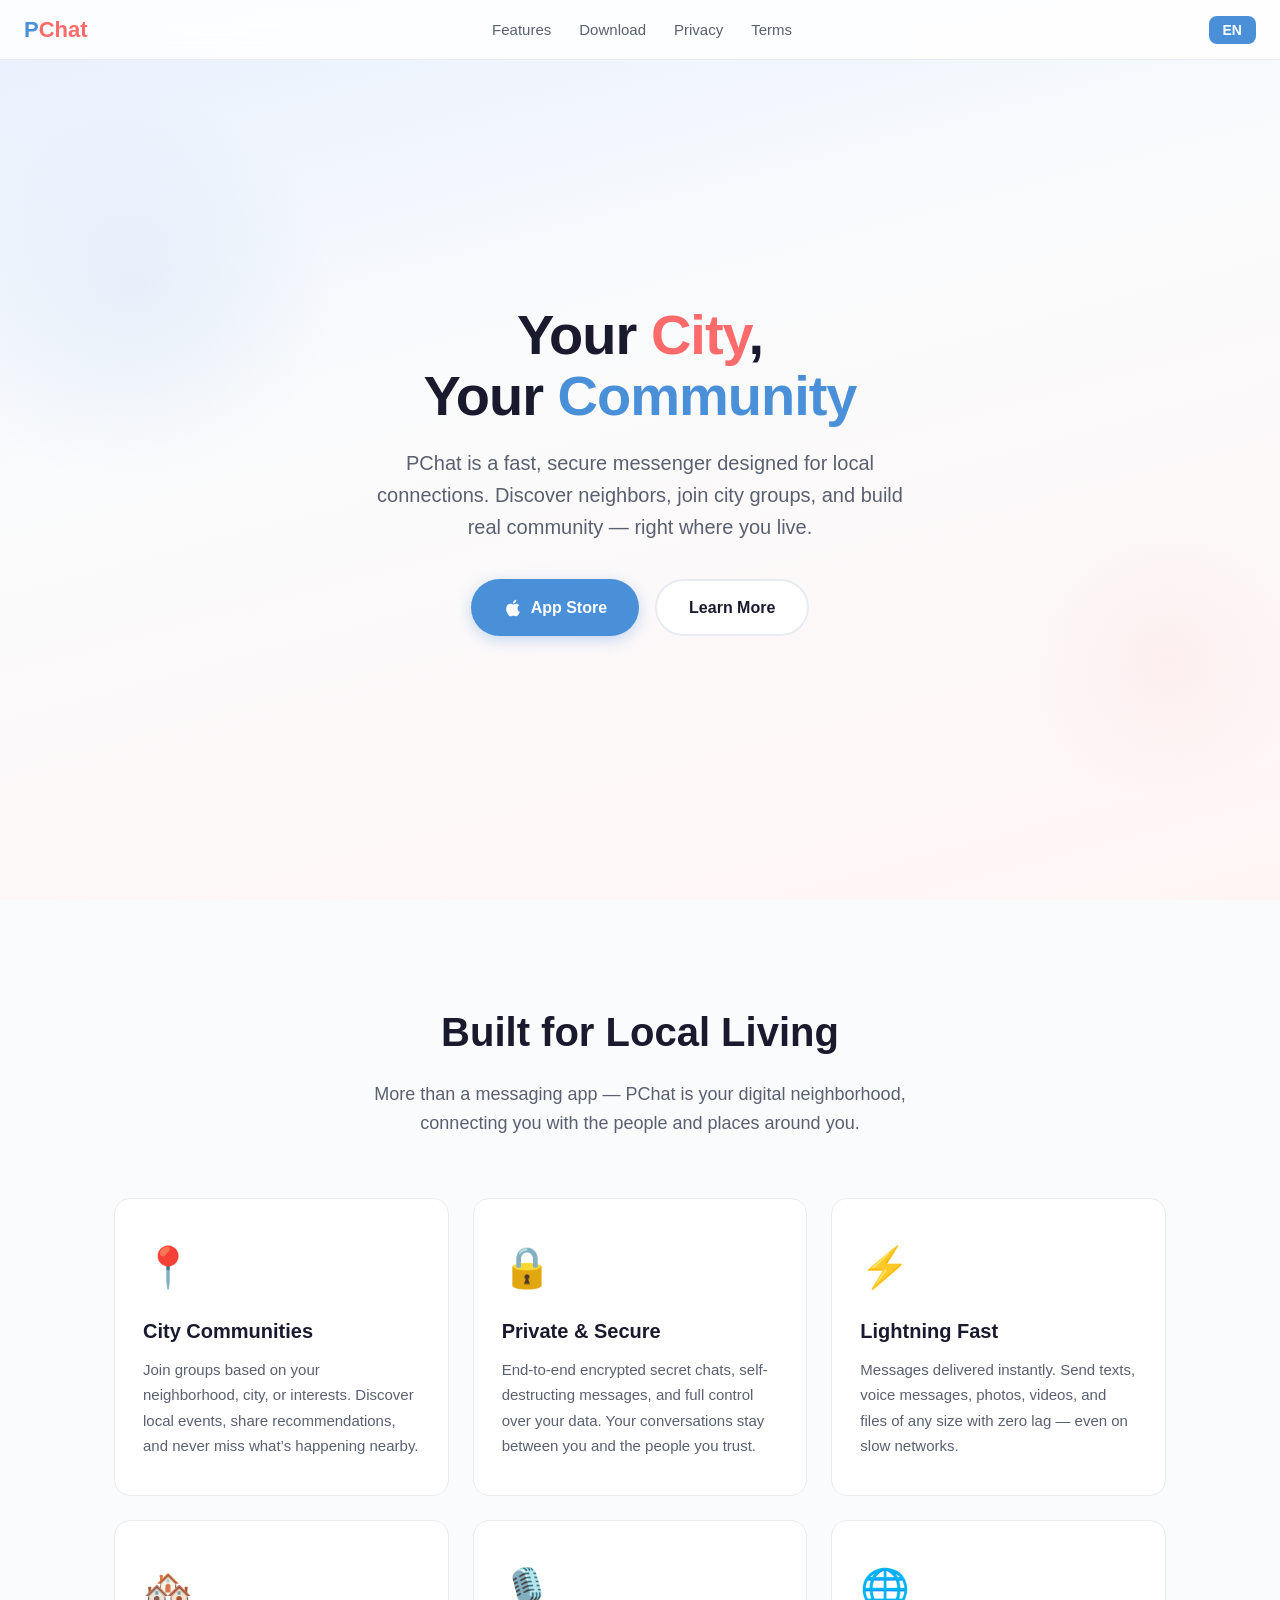
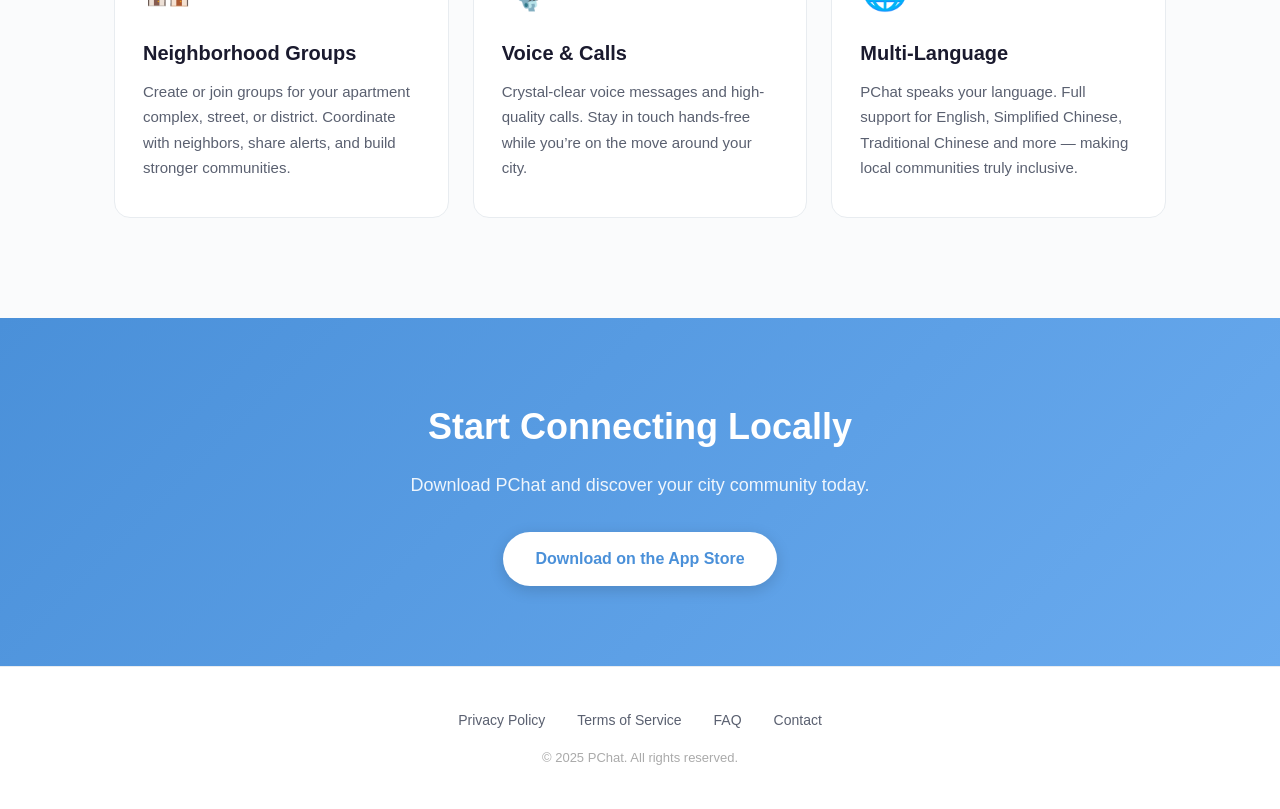
<file: index.html>
<!DOCTYPE html>
<html lang="en">
<head>
  <meta charset="UTF-8">
  <meta name="viewport" content="width=device-width, initial-scale=1.0">
  <title data-i18n="index.title">PChat — Connect Your City</title>
  <meta name="description" content="PChat is a fast, secure messaging app built for local city communities.">
  <link rel="stylesheet" href="assets/style.css">
  <link rel="icon" type="image/png" href="assets/favicon.png">
</head>
<body>

<nav>
  <a class="logo" href="index.html">P<span>Chat</span></a>
  <ul class="nav-links">
    <li><a href="#features" data-i18n="nav.features">Features</a></li>
    <li><a href="#download" data-i18n="nav.download">Download</a></li>
    <li><a href="privacy.html" data-i18n="nav.privacy">Privacy</a></li>
    <li><a href="tos.html" data-i18n="nav.terms">Terms</a></li>
  </ul>
</nav>

<!-- Hero -->
<section class="hero">
  <div class="hero-content">
    <h1 data-i18n="index.hero.h1">Your <span class="city">City</span>,<br>Your <span class="highlight">Community</span></h1>
    <p data-i18n="index.hero.p">PChat is a fast, secure messenger designed for local connections. Discover neighbors, join city groups, and build real community — right where you live.</p>
    <div class="hero-buttons" id="download">
      <a class="btn btn-primary" href="#">
        <svg width="20" height="20" viewBox="0 0 24 24" fill="currentColor"><path d="M18.71 19.5c-.83 1.24-1.71 2.45-3.05 2.47-1.34.03-1.77-.79-3.29-.79-1.53 0-2 .77-3.27.82-1.31.05-2.3-1.32-3.14-2.53C4.25 17 2.94 12.45 4.7 9.39c.87-1.52 2.43-2.48 4.12-2.51 1.28-.02 2.5.87 3.29.87.78 0 2.26-1.07 3.8-.91.65.03 2.47.26 3.64 1.98-.09.06-2.17 1.28-2.15 3.81.03 3.02 2.65 4.03 2.68 4.04-.03.07-.42 1.44-1.38 2.83M13 3.5c.73-.83 1.94-1.46 2.94-1.5.13 1.17-.34 2.35-1.04 3.19-.69.85-1.83 1.51-2.95 1.42-.15-1.15.41-2.35 1.05-3.11z"/></svg>
        <span data-i18n="index.hero.appstore">App Store</span>
      </a>
      <a class="btn btn-outline" href="#features">
        <span data-i18n="index.hero.learn">Learn More</span>
      </a>
    </div>
  </div>
</section>

<!-- Features -->
<section class="features" id="features">
  <h2 class="section-title" data-i18n="index.feat.title">Built for Local Living</h2>
  <p class="section-subtitle" data-i18n="index.feat.sub">More than a messaging app — PChat is your digital neighborhood, connecting you with the people and places around you.</p>

  <div class="features-grid">
    <div class="feature-card">
      <span class="feature-icon">📍</span>
      <h3 data-i18n="index.f1.h">City Communities</h3>
      <p data-i18n="index.f1.p">Join groups based on your neighborhood, city, or interests. Discover local events, share recommendations, and never miss what's happening nearby.</p>
    </div>
    <div class="feature-card">
      <span class="feature-icon">🔒</span>
      <h3 data-i18n="index.f2.h">Private & Secure</h3>
      <p data-i18n="index.f2.p">End-to-end encrypted secret chats, self-destructing messages, and full control over your data.</p>
    </div>
    <div class="feature-card">
      <span class="feature-icon">⚡</span>
      <h3 data-i18n="index.f3.h">Lightning Fast</h3>
      <p data-i18n="index.f3.p">Messages delivered instantly. Send texts, voice messages, photos, videos, and files of any size with zero lag.</p>
    </div>
    <div class="feature-card">
      <span class="feature-icon">🏘️</span>
      <h3 data-i18n="index.f4.h">Neighborhood Groups</h3>
      <p data-i18n="index.f4.p">Create or join groups for your apartment complex, street, or district.</p>
    </div>
    <div class="feature-card">
      <span class="feature-icon">🎙️</span>
      <h3 data-i18n="index.f5.h">Voice & Calls</h3>
      <p data-i18n="index.f5.p">Crystal-clear voice messages and high-quality calls. Stay in touch hands-free while you're on the move.</p>
    </div>
    <div class="feature-card">
      <span class="feature-icon">🌐</span>
      <h3 data-i18n="index.f6.h">Multi-Language</h3>
      <p data-i18n="index.f6.p">PChat speaks your language. Full support for English, Simplified Chinese, Traditional Chinese and more.</p>
    </div>
  </div>
</section>

<!-- CTA -->
<section class="cta">
  <h2 data-i18n="index.cta.h">Start Connecting Locally</h2>
  <p data-i18n="index.cta.p">Download PChat and discover your city community today.</p>
  <a class="btn btn-primary" href="#" data-i18n="index.cta.btn">Download on the App Store</a>
</section>

<!-- Footer -->
<footer>
  <ul class="footer-links">
    <li><a href="privacy.html" data-i18n="footer.privacy">Privacy Policy</a></li>
    <li><a href="tos.html" data-i18n="footer.terms">Terms of Service</a></li>
    <li><a href="faq.html" data-i18n="footer.faq">FAQ</a></li>
    <li><a href="mailto:info@visionarycreativeph.com" data-i18n="footer.contact">Contact</a></li>
  </ul>
  <p class="copyright" data-i18n="footer.copyright">&copy; 2025 PChat. All rights reserved.</p>
</footer>

<script src="assets/i18n.js"></script>
</body>
</html>
</file>
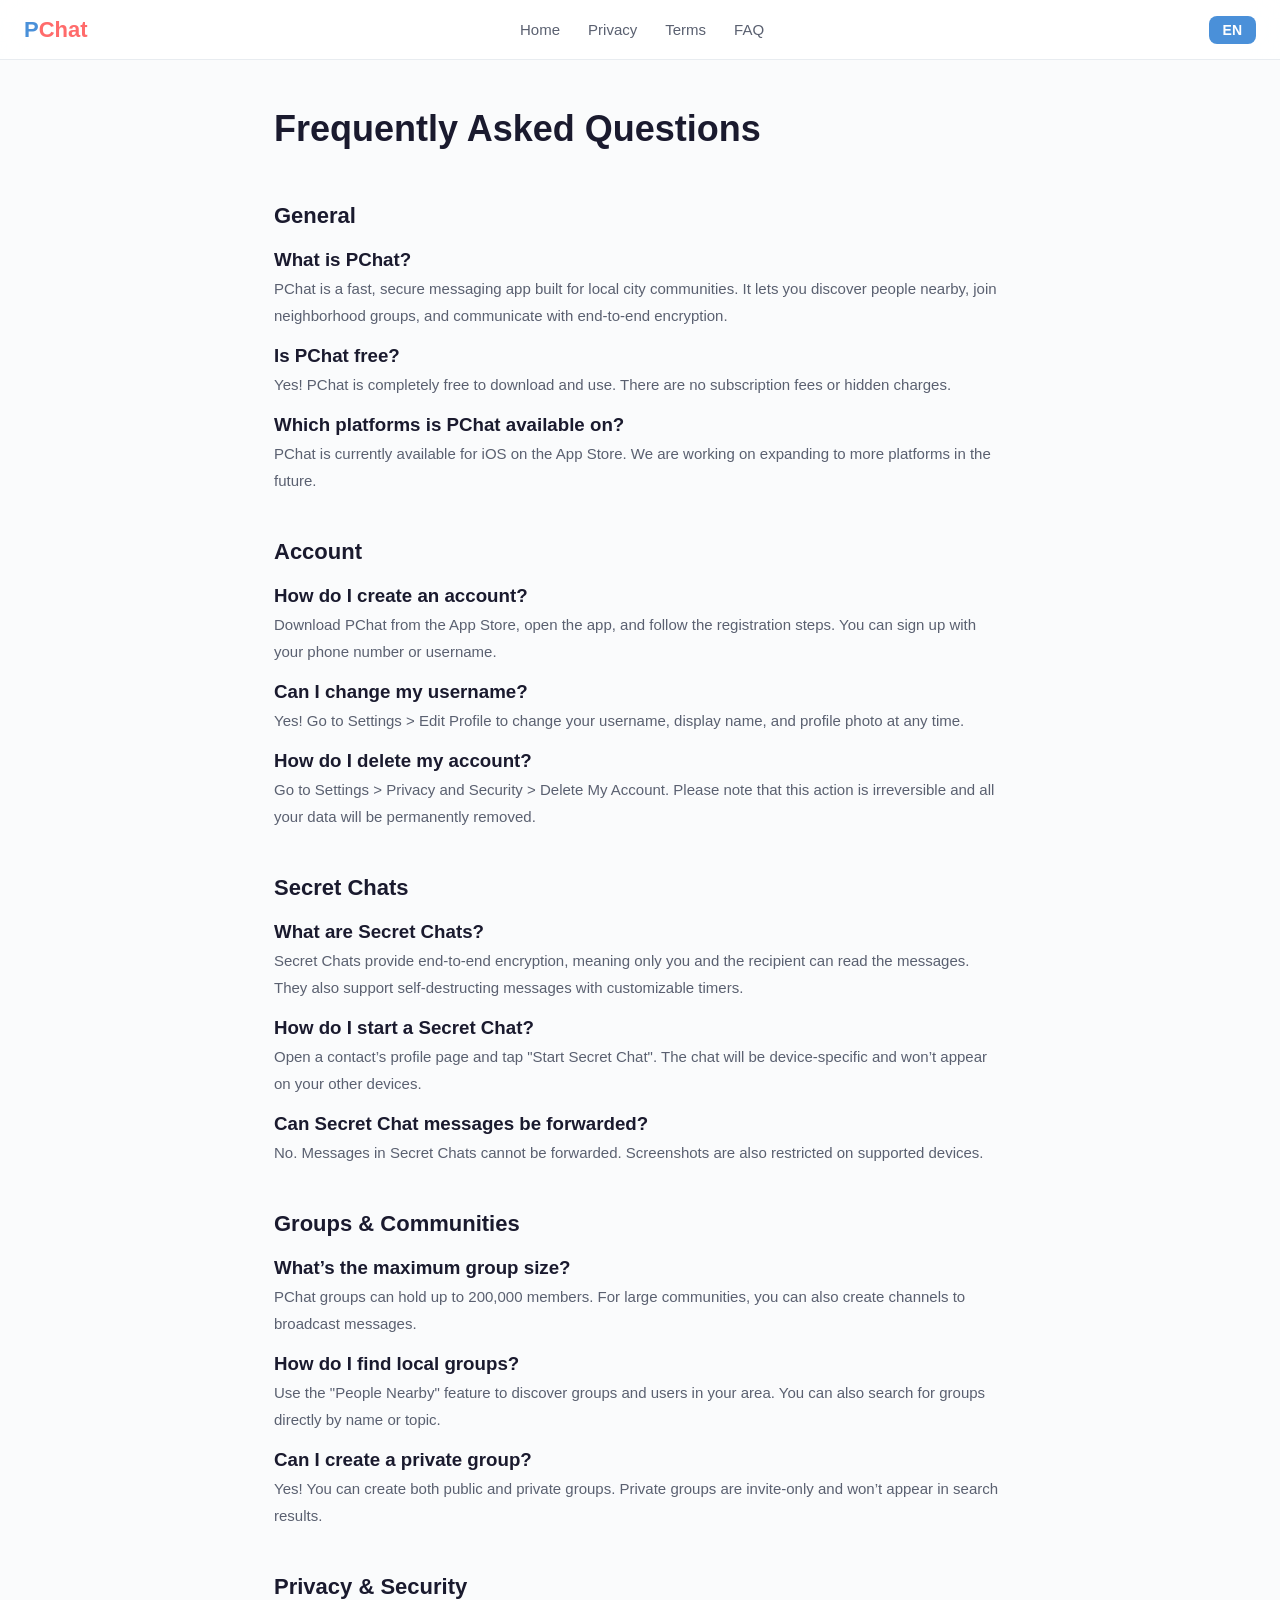
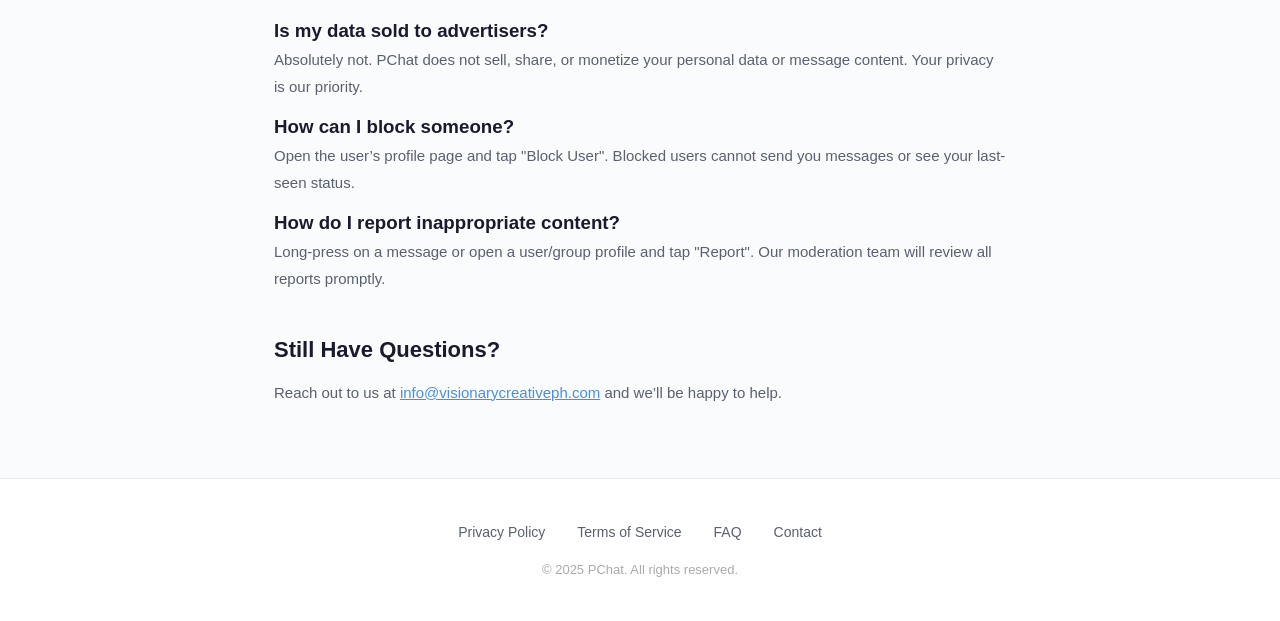
<file: faq.html>
<!DOCTYPE html>
<html lang="en">
<head>
  <meta charset="UTF-8">
  <meta name="viewport" content="width=device-width, initial-scale=1.0">
  <title data-i18n="faq.title">FAQ — PChat</title>
  <link rel="stylesheet" href="assets/style.css">
</head>
<body>

<nav>
  <a class="logo" href="index.html">P<span>Chat</span></a>
  <ul class="nav-links">
    <li><a href="index.html" data-i18n="nav.home">Home</a></li>
    <li><a href="privacy.html" data-i18n="nav.privacy">Privacy</a></li>
    <li><a href="tos.html" data-i18n="nav.terms">Terms</a></li>
    <li><a href="faq.html" data-i18n="nav.faq">FAQ</a></li>
  </ul>
</nav>

<article class="legal">
  <h1 data-i18n="faq.h1">Frequently Asked Questions</h1>

  <h2 data-i18n="faq.g1.h">General</h2>
  <h3 data-i18n="faq.g1.q1">What is PChat?</h3>
  <p data-i18n="faq.g1.a1">PChat is a fast, secure messaging app built for local city communities.</p>
  <h3 data-i18n="faq.g1.q2">Is PChat free?</h3>
  <p data-i18n="faq.g1.a2">Yes! PChat is completely free to download and use.</p>
  <h3 data-i18n="faq.g1.q3">Which platforms is PChat available on?</h3>
  <p data-i18n="faq.g1.a3">PChat is currently available for iOS on the App Store.</p>

  <h2 data-i18n="faq.g2.h">Account</h2>
  <h3 data-i18n="faq.g2.q1">How do I create an account?</h3>
  <p data-i18n="faq.g2.a1">Download PChat from the App Store, open the app, and follow the registration steps.</p>
  <h3 data-i18n="faq.g2.q2">Can I change my username?</h3>
  <p data-i18n="faq.g2.a2">Yes! Go to Settings > Edit Profile to change your username at any time.</p>
  <h3 data-i18n="faq.g2.q3">How do I delete my account?</h3>
  <p data-i18n="faq.g2.a3">Go to Settings > Privacy and Security > Delete My Account.</p>

  <h2 data-i18n="faq.g3.h">Secret Chats</h2>
  <h3 data-i18n="faq.g3.q1">What are Secret Chats?</h3>
  <p data-i18n="faq.g3.a1">Secret Chats provide end-to-end encryption, meaning only you and the recipient can read the messages.</p>
  <h3 data-i18n="faq.g3.q2">How do I start a Secret Chat?</h3>
  <p data-i18n="faq.g3.a2">Open a contact's profile page and tap "Start Secret Chat".</p>
  <h3 data-i18n="faq.g3.q3">Can Secret Chat messages be forwarded?</h3>
  <p data-i18n="faq.g3.a3">No. Messages in Secret Chats cannot be forwarded.</p>

  <h2 data-i18n="faq.g4.h">Groups & Communities</h2>
  <h3 data-i18n="faq.g4.q1">What's the maximum group size?</h3>
  <p data-i18n="faq.g4.a1">PChat groups can hold up to 200,000 members.</p>
  <h3 data-i18n="faq.g4.q2">How do I find local groups?</h3>
  <p data-i18n="faq.g4.a2">Use the "People Nearby" feature to discover groups and users in your area.</p>
  <h3 data-i18n="faq.g4.q3">Can I create a private group?</h3>
  <p data-i18n="faq.g4.a3">Yes! You can create both public and private groups.</p>

  <h2 data-i18n="faq.g5.h">Privacy & Security</h2>
  <h3 data-i18n="faq.g5.q1">Is my data sold to advertisers?</h3>
  <p data-i18n="faq.g5.a1">Absolutely not. PChat does not sell, share, or monetize your personal data.</p>
  <h3 data-i18n="faq.g5.q2">How can I block someone?</h3>
  <p data-i18n="faq.g5.a2">Open the user's profile page and tap "Block User".</p>
  <h3 data-i18n="faq.g5.q3">How do I report inappropriate content?</h3>
  <p data-i18n="faq.g5.a3">Long-press on a message or open a user/group profile and tap "Report".</p>

  <h2 data-i18n="faq.contact.h">Still Have Questions?</h2>
  <p data-i18n="faq.contact.p">Reach out to us at <a href="mailto:info@visionarycreativeph.com">info@visionarycreativeph.com</a> and we'll be happy to help.</p>
</article>

<footer>
  <ul class="footer-links">
    <li><a href="privacy.html" data-i18n="footer.privacy">Privacy Policy</a></li>
    <li><a href="tos.html" data-i18n="footer.terms">Terms of Service</a></li>
    <li><a href="faq.html" data-i18n="footer.faq">FAQ</a></li>
    <li><a href="mailto:info@visionarycreativeph.com" data-i18n="footer.contact">Contact</a></li>
  </ul>
  <p class="copyright" data-i18n="footer.copyright">&copy; 2025 PChat. All rights reserved.</p>
</footer>

<script src="assets/i18n.js"></script>
</body>
</html>
</file>
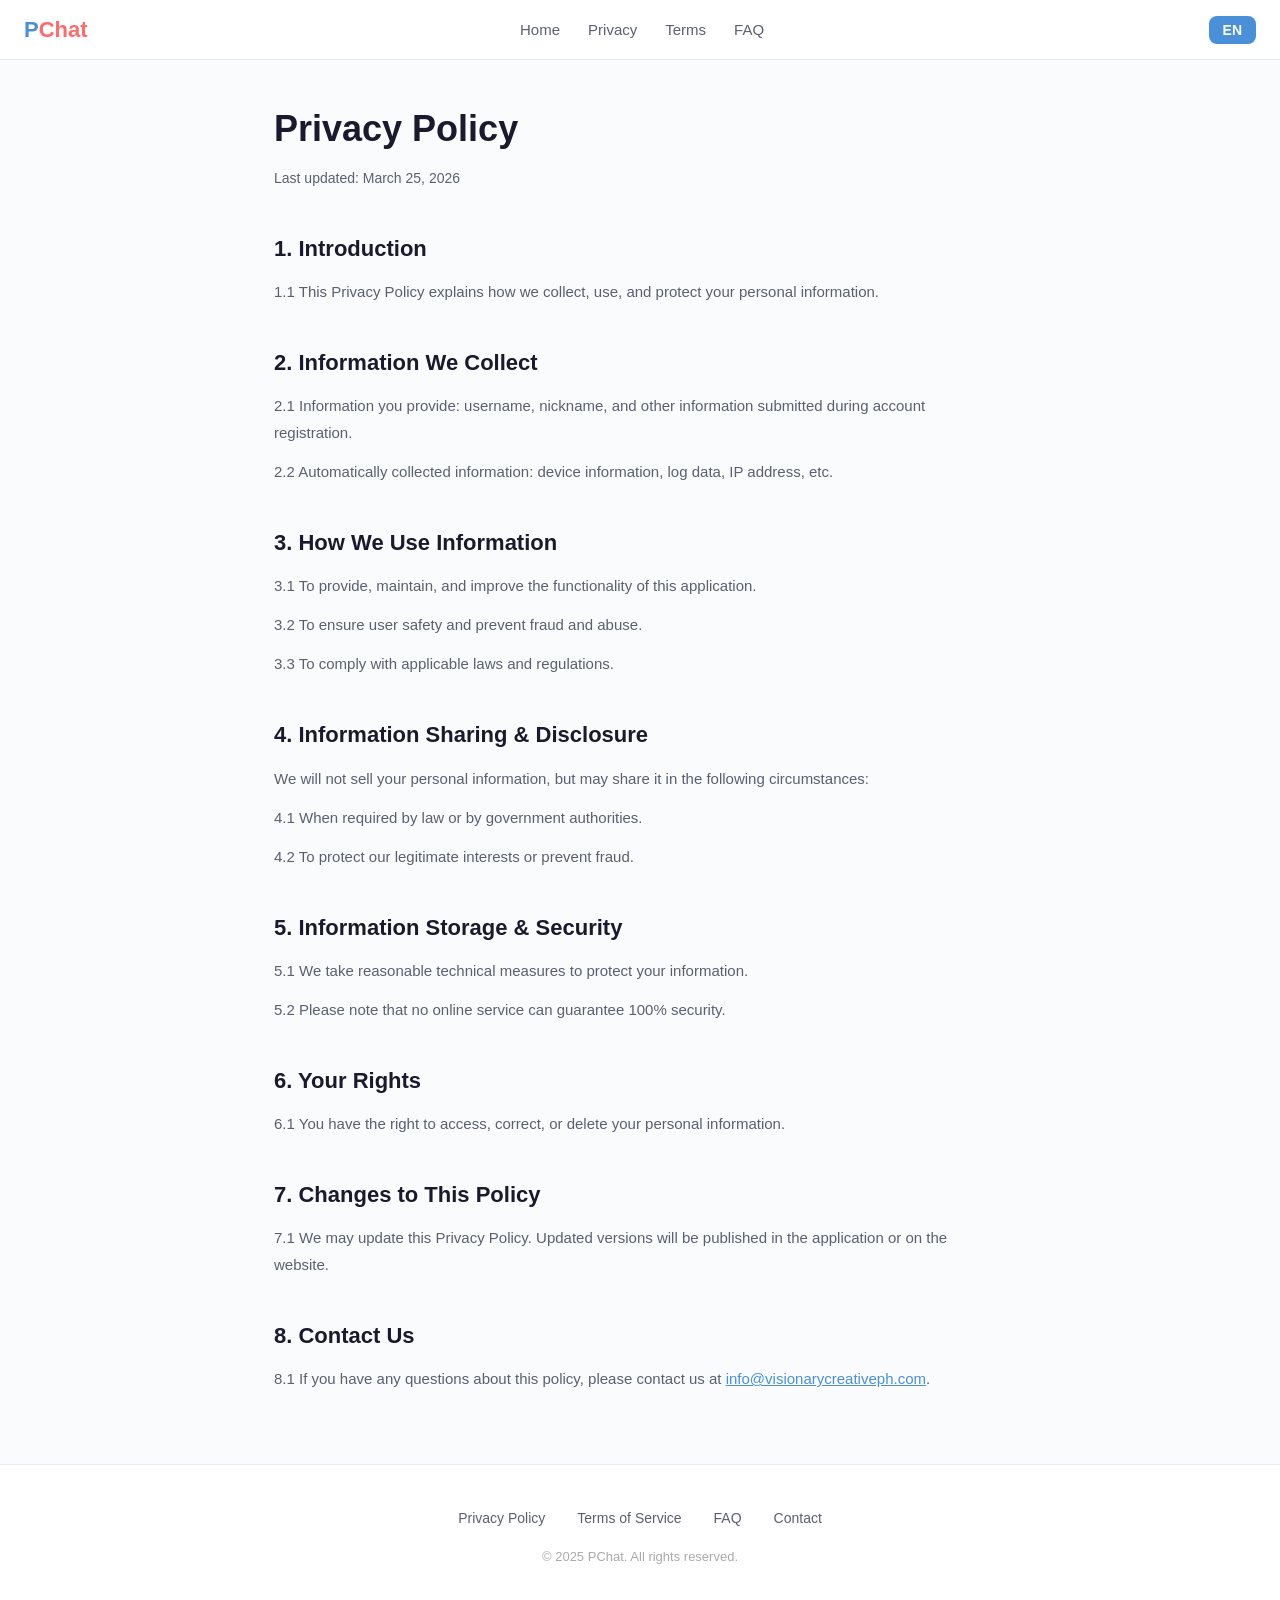
<file: privacy.html>
<!DOCTYPE html>
<html lang="en">
<head>
  <meta charset="UTF-8">
  <meta name="viewport" content="width=device-width, initial-scale=1.0">
  <title data-i18n="priv.title">Privacy Policy — PChat</title>
  <link rel="stylesheet" href="assets/style.css">
</head>
<body>

<nav>
  <a class="logo" href="index.html">P<span>Chat</span></a>
  <ul class="nav-links">
    <li><a href="index.html" data-i18n="nav.home">Home</a></li>
    <li><a href="privacy.html" data-i18n="nav.privacy">Privacy</a></li>
    <li><a href="tos.html" data-i18n="nav.terms">Terms</a></li>
    <li><a href="faq.html" data-i18n="nav.faq">FAQ</a></li>
  </ul>
</nav>

<article class="legal">
  <h1 data-i18n="priv.h1">Privacy Policy</h1>
  <p class="updated" data-i18n="priv.updated">Last updated: March 25, 2026</p>

  <h2 data-i18n="priv.s1.h">1. Introduction</h2>
  <p data-i18n="priv.s1.p">1.1 This Privacy Policy explains how we collect, use, and protect your personal information.</p>

  <h2 data-i18n="priv.s2.h">2. Information We Collect</h2>
  <p data-i18n="priv.s2.p1">2.1 Information you provide: username, nickname, and other information submitted during account registration.</p>
  <p data-i18n="priv.s2.p2">2.2 Automatically collected information: device information, log data, IP address, etc.</p>

  <h2 data-i18n="priv.s3.h">3. How We Use Information</h2>
  <p data-i18n="priv.s3.p1">3.1 To provide, maintain, and improve the functionality of this application.</p>
  <p data-i18n="priv.s3.p2">3.2 To ensure user safety and prevent fraud and abuse.</p>
  <p data-i18n="priv.s3.p3">3.3 To comply with applicable laws and regulations.</p>

  <h2 data-i18n="priv.s4.h">4. Information Sharing & Disclosure</h2>
  <p data-i18n="priv.s4.p0">We will not sell your personal information, but may share it in the following circumstances:</p>
  <p data-i18n="priv.s4.p1">4.1 When required by law or by government authorities.</p>
  <p data-i18n="priv.s4.p2">4.2 To protect our legitimate interests or prevent fraud.</p>

  <h2 data-i18n="priv.s5.h">5. Information Storage & Security</h2>
  <p data-i18n="priv.s5.p1">5.1 We take reasonable technical measures to protect your information.</p>
  <p data-i18n="priv.s5.p2">5.2 Please note that no online service can guarantee 100% security.</p>

  <h2 data-i18n="priv.s6.h">6. Your Rights</h2>
  <p data-i18n="priv.s6.p">6.1 You have the right to access, correct, or delete your personal information.</p>

  <h2 data-i18n="priv.s7.h">7. Changes to This Policy</h2>
  <p data-i18n="priv.s7.p">7.1 We may update this Privacy Policy. Updated versions will be published in the application or on the website.</p>

  <h2 data-i18n="priv.s8.h">8. Contact Us</h2>
  <p data-i18n="priv.s8.p">8.1 If you have any questions about this policy, please contact us at <a href="mailto:info@visionarycreativeph.com">info@visionarycreativeph.com</a>.</p>
</article>

<footer>
  <ul class="footer-links">
    <li><a href="privacy.html" data-i18n="footer.privacy">Privacy Policy</a></li>
    <li><a href="tos.html" data-i18n="footer.terms">Terms of Service</a></li>
    <li><a href="faq.html" data-i18n="footer.faq">FAQ</a></li>
    <li><a href="mailto:info@visionarycreativeph.com" data-i18n="footer.contact">Contact</a></li>
  </ul>
  <p class="copyright" data-i18n="footer.copyright">&copy; 2025 PChat. All rights reserved.</p>
</footer>

<script src="assets/i18n.js"></script>
</body>
</html>
</file>
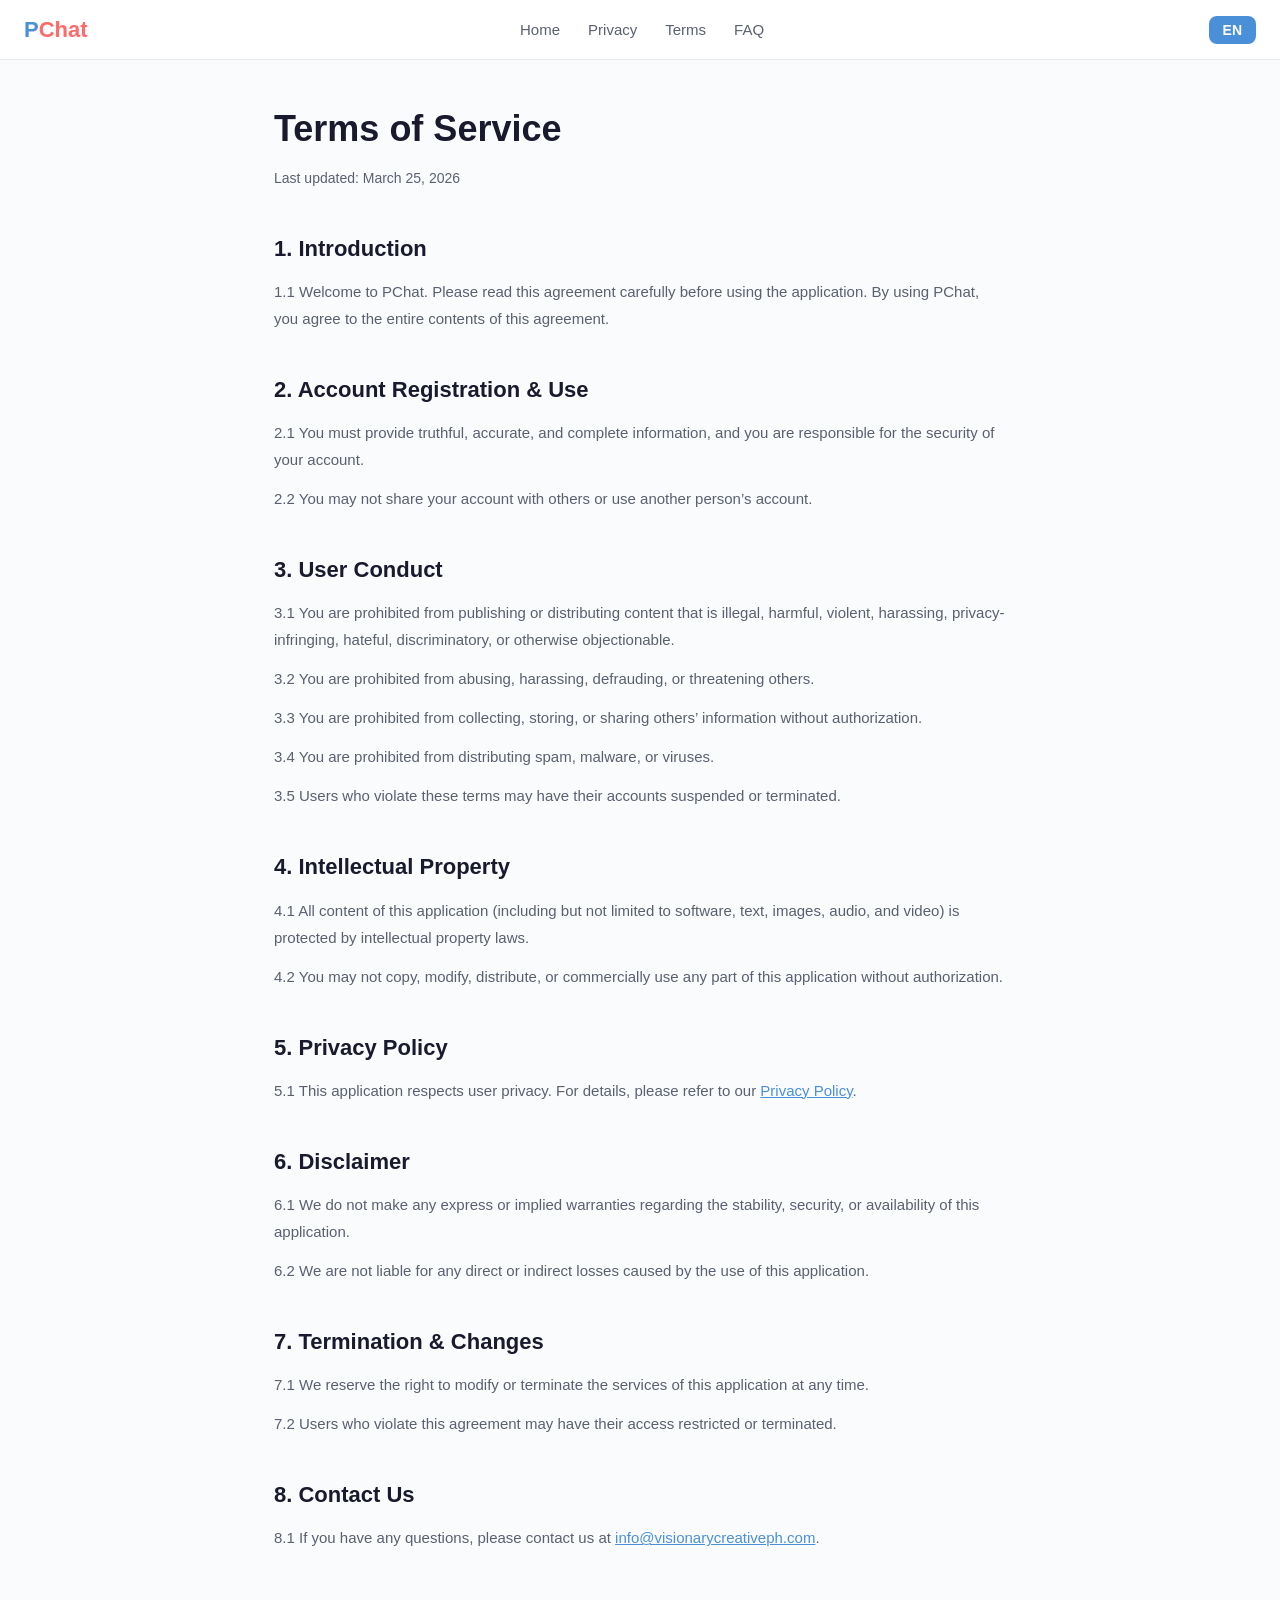
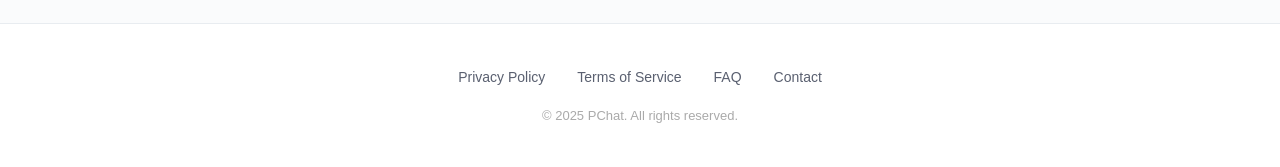
<file: tos.html>
<!DOCTYPE html>
<html lang="en">
<head>
  <meta charset="UTF-8">
  <meta name="viewport" content="width=device-width, initial-scale=1.0">
  <title data-i18n="tos.title">Terms of Service — PChat</title>
  <link rel="stylesheet" href="assets/style.css">
</head>
<body>

<nav>
  <a class="logo" href="index.html">P<span>Chat</span></a>
  <ul class="nav-links">
    <li><a href="index.html" data-i18n="nav.home">Home</a></li>
    <li><a href="privacy.html" data-i18n="nav.privacy">Privacy</a></li>
    <li><a href="tos.html" data-i18n="nav.terms">Terms</a></li>
    <li><a href="faq.html" data-i18n="nav.faq">FAQ</a></li>
  </ul>
</nav>

<article class="legal">
  <h1 data-i18n="tos.h1">Terms of Service</h1>
  <p class="updated" data-i18n="tos.updated">Last updated: March 25, 2026</p>

  <h2 data-i18n="tos.s1.h">1. Introduction</h2>
  <p data-i18n="tos.s1.p">1.1 Welcome to PChat. Please read this agreement carefully before using the application. By using PChat, you agree to the entire contents of this agreement.</p>

  <h2 data-i18n="tos.s2.h">2. Account Registration & Use</h2>
  <p data-i18n="tos.s2.p1">2.1 You must provide truthful, accurate, and complete information, and you are responsible for the security of your account.</p>
  <p data-i18n="tos.s2.p2">2.2 You may not share your account with others or use another person's account.</p>

  <h2 data-i18n="tos.s3.h">3. User Conduct</h2>
  <p data-i18n="tos.s3.p1">3.1 You are prohibited from publishing or distributing content that is illegal, harmful, violent, harassing, privacy-infringing, hateful, discriminatory, or otherwise objectionable.</p>
  <p data-i18n="tos.s3.p2">3.2 You are prohibited from abusing, harassing, defrauding, or threatening others.</p>
  <p data-i18n="tos.s3.p3">3.3 You are prohibited from collecting, storing, or sharing others' information without authorization.</p>
  <p data-i18n="tos.s3.p4">3.4 You are prohibited from distributing spam, malware, or viruses.</p>
  <p data-i18n="tos.s3.p5">3.5 Users who violate these terms may have their accounts suspended or terminated.</p>

  <h2 data-i18n="tos.s4.h">4. Intellectual Property</h2>
  <p data-i18n="tos.s4.p1">4.1 All content of this application (including but not limited to software, text, images, audio, and video) is protected by intellectual property laws.</p>
  <p data-i18n="tos.s4.p2">4.2 You may not copy, modify, distribute, or commercially use any part of this application without authorization.</p>

  <h2 data-i18n="tos.s5.h">5. Privacy Policy</h2>
  <p data-i18n="tos.s5.p">5.1 This application respects user privacy. For details, please refer to our <a href="privacy.html">Privacy Policy</a>.</p>

  <h2 data-i18n="tos.s6.h">6. Disclaimer</h2>
  <p data-i18n="tos.s6.p1">6.1 We do not make any express or implied warranties regarding the stability, security, or availability of this application.</p>
  <p data-i18n="tos.s6.p2">6.2 We are not liable for any direct or indirect losses caused by the use of this application.</p>

  <h2 data-i18n="tos.s7.h">7. Termination & Changes</h2>
  <p data-i18n="tos.s7.p1">7.1 We reserve the right to modify or terminate the services of this application at any time.</p>
  <p data-i18n="tos.s7.p2">7.2 Users who violate this agreement may have their access restricted or terminated.</p>

  <h2 data-i18n="tos.s8.h">8. Contact Us</h2>
  <p data-i18n="tos.s8.p">8.1 If you have any questions, please contact us at <a href="mailto:info@visionarycreativeph.com">info@visionarycreativeph.com</a>.</p>
</article>

<footer>
  <ul class="footer-links">
    <li><a href="privacy.html" data-i18n="footer.privacy">Privacy Policy</a></li>
    <li><a href="tos.html" data-i18n="footer.terms">Terms of Service</a></li>
    <li><a href="faq.html" data-i18n="footer.faq">FAQ</a></li>
    <li><a href="mailto:info@visionarycreativeph.com" data-i18n="footer.contact">Contact</a></li>
  </ul>
  <p class="copyright" data-i18n="footer.copyright">&copy; 2025 PChat. All rights reserved.</p>
</footer>

<script src="assets/i18n.js"></script>
</body>
</html>
</file>
<file: assets/style.css>
/* ── PChat Site — Shared Styles ── */
:root {
  --primary: #4A90D9;
  --primary-dark: #3678C0;
  --accent: #FF6B6B;
  --bg: #FAFBFC;
  --bg-card: #FFFFFF;
  --text: #1A1A2E;
  --text-secondary: #5A6070;
  --border: #E8ECF0;
  --radius: 16px;
  --shadow: 0 2px 20px rgba(0,0,0,0.06);
}

* { margin: 0; padding: 0; box-sizing: border-box; }

html { scroll-behavior: smooth; }

body {
  font-family: -apple-system, BlinkMacSystemFont, "SF Pro Display", "Segoe UI", Roboto, Helvetica, Arial, sans-serif;
  color: var(--text);
  background: var(--bg);
  line-height: 1.6;
  -webkit-font-smoothing: antialiased;
}

/* ── Navigation ── */
nav {
  position: fixed; top: 0; left: 0; right: 0; z-index: 100;
  background: rgba(255,255,255,0.85);
  backdrop-filter: blur(20px); -webkit-backdrop-filter: blur(20px);
  border-bottom: 1px solid var(--border);
  padding: 0 24px; height: 60px;
  display: flex; align-items: center; justify-content: space-between;
}
nav .logo { font-size: 22px; font-weight: 700; color: var(--primary); text-decoration: none; }
nav .logo span { color: var(--accent); }
nav .nav-links { display: flex; gap: 28px; list-style: none; }
nav .nav-links a { text-decoration: none; color: var(--text-secondary); font-size: 15px; font-weight: 500; transition: color .2s; }
nav .nav-links a:hover { color: var(--primary); }

/* ── Hero ── */
.hero {
  min-height: 100vh; display: flex; align-items: center; justify-content: center;
  text-align: center; padding: 120px 24px 80px;
  background: linear-gradient(165deg, #e8f0fe 0%, #fafbfc 40%, #fff5f5 100%);
  position: relative; overflow: hidden;
}
.hero::before {
  content: ''; position: absolute; width: 400px; height: 400px; border-radius: 50%;
  background: radial-gradient(circle, rgba(74,144,217,0.08) 0%, transparent 70%);
  top: 10%; left: -5%;
}
.hero::after {
  content: ''; position: absolute; width: 300px; height: 300px; border-radius: 50%;
  background: radial-gradient(circle, rgba(255,107,107,0.06) 0%, transparent 70%);
  bottom: 10%; right: -3%;
}
.hero-content { position: relative; z-index: 1; max-width: 720px; }
.hero h1 { font-size: 56px; font-weight: 800; line-height: 1.1; margin-bottom: 20px; letter-spacing: -1px; }
.hero h1 .highlight { color: var(--primary); }
.hero h1 .city { color: var(--accent); }
.hero p { font-size: 20px; color: var(--text-secondary); margin-bottom: 36px; max-width: 540px; margin-left: auto; margin-right: auto; }
.hero-buttons { display: flex; gap: 16px; justify-content: center; flex-wrap: wrap; }
.btn {
  display: inline-flex; align-items: center; gap: 8px;
  padding: 14px 32px; border-radius: 50px; font-size: 16px; font-weight: 600;
  text-decoration: none; transition: all .25s;
}
.btn-primary { background: var(--primary); color: #fff; box-shadow: 0 4px 15px rgba(74,144,217,0.3); }
.btn-primary:hover { background: var(--primary-dark); transform: translateY(-2px); box-shadow: 0 6px 20px rgba(74,144,217,0.4); }
.btn-outline { background: #fff; color: var(--text); border: 2px solid var(--border); }
.btn-outline:hover { border-color: var(--primary); color: var(--primary); transform: translateY(-2px); }

/* ── Features ── */
.features {
  padding: 100px 24px; max-width: 1100px; margin: 0 auto;
}
.section-title { text-align: center; font-size: 40px; font-weight: 700; margin-bottom: 16px; }
.section-subtitle { text-align: center; color: var(--text-secondary); font-size: 18px; margin-bottom: 60px; max-width: 560px; margin-left: auto; margin-right: auto; }
.features-grid { display: grid; grid-template-columns: repeat(auto-fit, minmax(300px, 1fr)); gap: 24px; }
.feature-card {
  background: var(--bg-card); border: 1px solid var(--border); border-radius: var(--radius);
  padding: 36px 28px; transition: all .3s;
}
.feature-card:hover { transform: translateY(-4px); box-shadow: var(--shadow); border-color: transparent; }
.feature-icon { font-size: 40px; margin-bottom: 16px; display: block; }
.feature-card h3 { font-size: 20px; font-weight: 600; margin-bottom: 10px; }
.feature-card p { color: var(--text-secondary); font-size: 15px; line-height: 1.7; }

/* ── CTA ── */
.cta {
  padding: 80px 24px; text-align: center;
  background: linear-gradient(135deg, var(--primary) 0%, #6AABEF 100%);
  color: #fff;
}
.cta h2 { font-size: 36px; font-weight: 700; margin-bottom: 16px; }
.cta p { font-size: 18px; opacity: 0.9; margin-bottom: 32px; }
.cta .btn-primary { background: #fff; color: var(--primary); box-shadow: 0 4px 15px rgba(0,0,0,0.15); }
.cta .btn-primary:hover { background: #f8f8f8; }

/* ── Footer ── */
footer {
  padding: 40px 24px; text-align: center;
  border-top: 1px solid var(--border); background: #fff;
}
footer .footer-links { display: flex; justify-content: center; gap: 32px; margin-bottom: 16px; list-style: none; }
footer .footer-links a { color: var(--text-secondary); text-decoration: none; font-size: 14px; }
footer .footer-links a:hover { color: var(--primary); }
footer .copyright { color: #aaa; font-size: 13px; }

/* ── Legal page ── */
.legal {
  max-width: 780px; margin: 0 auto;
  padding: 100px 24px 60px;
}
.legal h1 { font-size: 36px; font-weight: 700; margin-bottom: 8px; }
.legal .updated { color: var(--text-secondary); font-size: 14px; margin-bottom: 40px; }
.legal h2 { font-size: 22px; font-weight: 600; margin-top: 40px; margin-bottom: 12px; color: var(--text); }
.legal p, .legal li { color: var(--text-secondary); font-size: 15px; line-height: 1.8; margin-bottom: 12px; }
.legal ul { padding-left: 24px; margin-bottom: 12px; }
.legal a { color: var(--primary); }

/* ── Language Switcher ── */
.lang-switcher { position: relative; margin-left: 12px; }
.lang-btn {
  background: var(--primary); color: #fff; border: none; border-radius: 8px;
  padding: 6px 14px; font-size: 14px; font-weight: 600; cursor: pointer;
  transition: background .2s;
}
.lang-btn:hover { background: var(--primary-dark); }
.lang-menu {
  display: none; position: absolute; right: 0; top: calc(100% + 8px);
  background: #fff; border: 1px solid var(--border); border-radius: 10px;
  box-shadow: 0 4px 20px rgba(0,0,0,0.1); min-width: 130px; z-index: 200;
  overflow: hidden;
}
.lang-menu.show { display: block; }
.lang-menu a {
  display: block; padding: 10px 16px; color: var(--text); text-decoration: none;
  font-size: 14px; transition: background .15s;
}
.lang-menu a:hover { background: var(--bg); color: var(--primary); }

/* ── Responsive ── */
@media (max-width: 768px) {
  .hero h1 { font-size: 36px; }
  .hero p { font-size: 17px; }
  .section-title { font-size: 30px; }
  nav .nav-links { gap: 16px; }
  nav .nav-links a { font-size: 13px; }
  .features-grid { grid-template-columns: 1fr; }
}
@media (max-width: 480px) {
  .hero h1 { font-size: 28px; }
  .hero-buttons { flex-direction: column; align-items: center; }
  nav .nav-links { display: none; }
}
</file>
